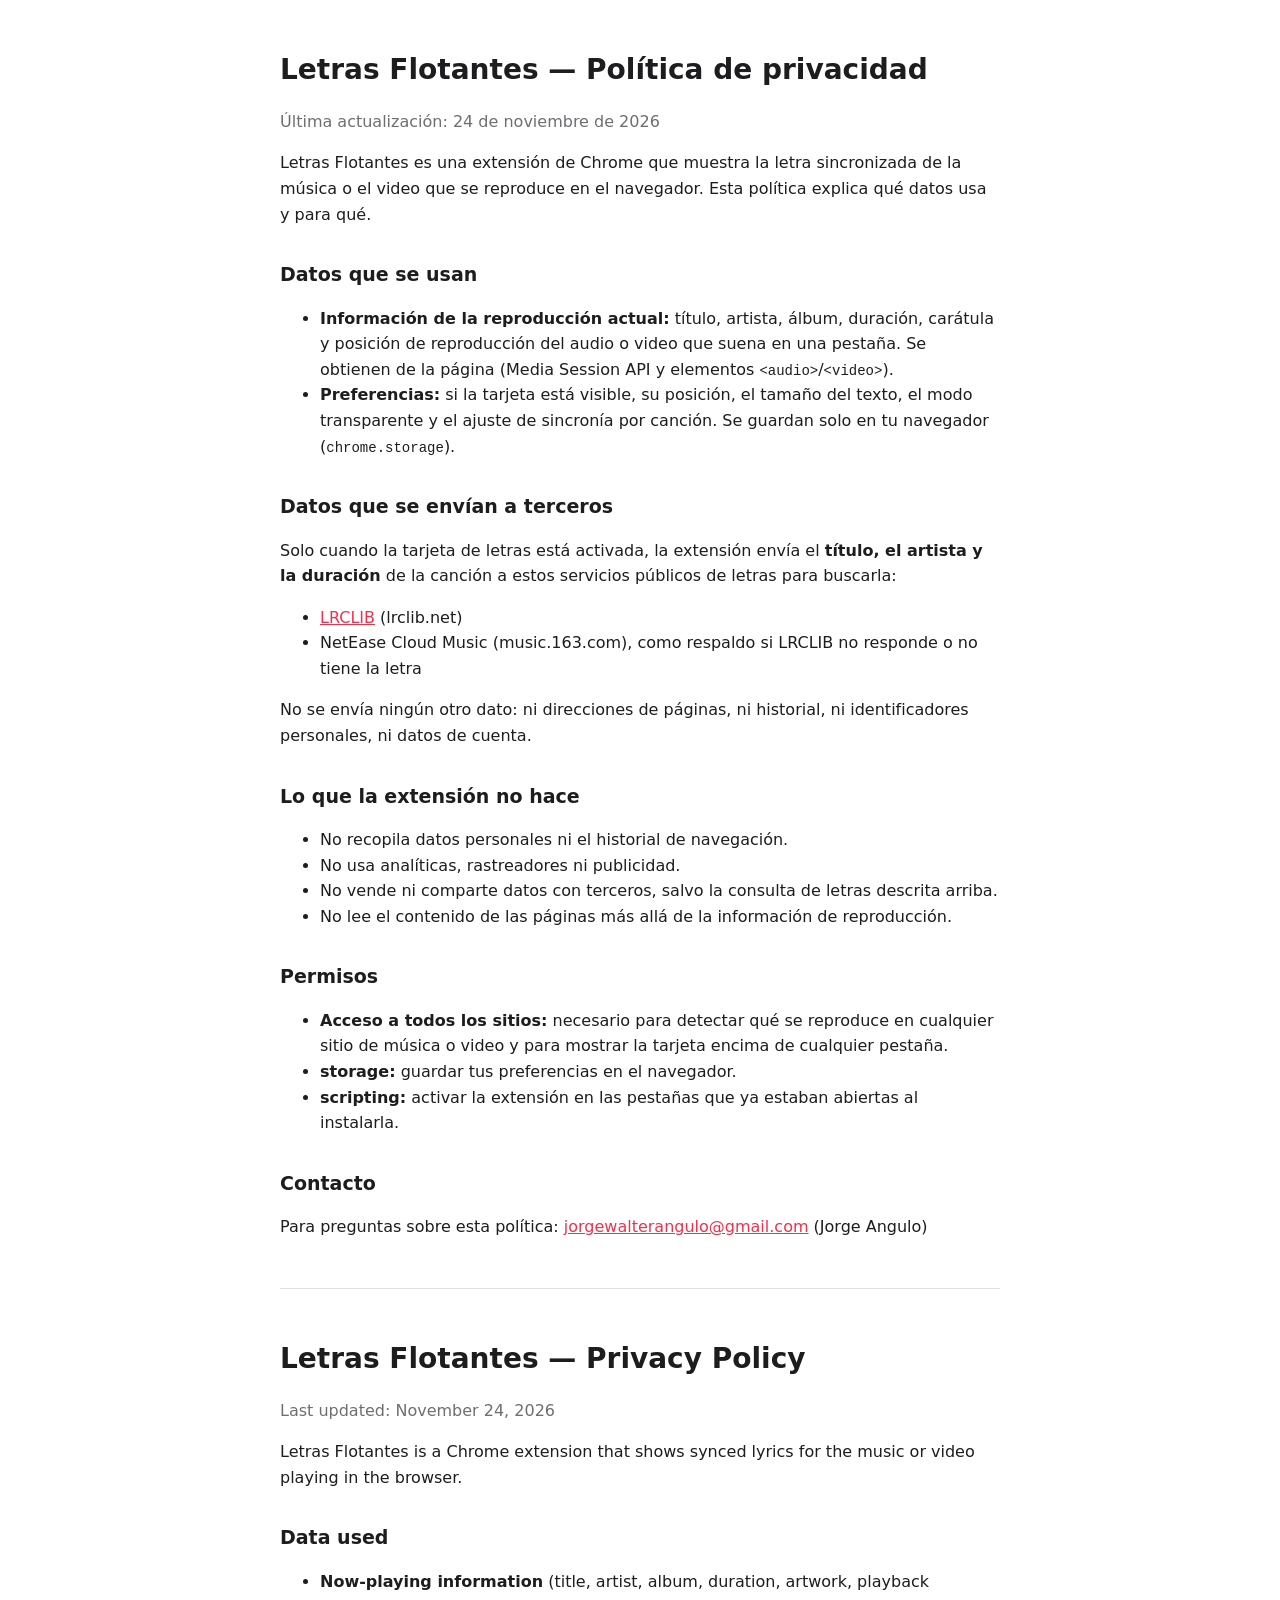
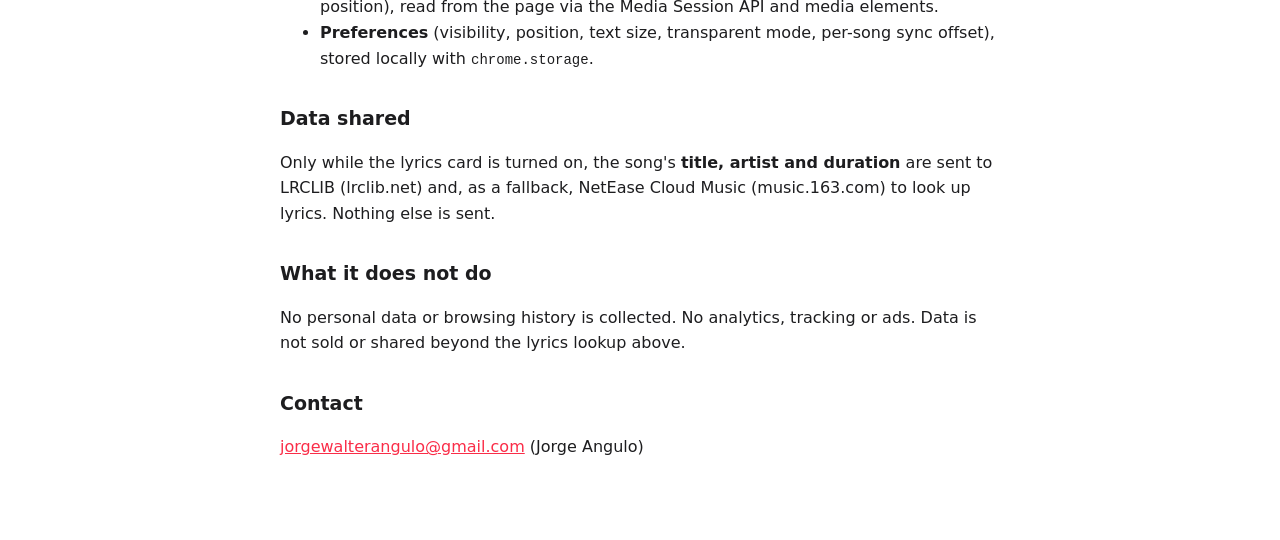
<file: docs/index.html>
<!doctype html>
<html lang="es">
<head>
<meta charset="utf-8">
<meta name="viewport" content="width=device-width, initial-scale=1">
<title>Letras Flotantes — Política de privacidad</title>
<style>
  :root { --bg: #ffffff; --fg: #1d1d1f; --muted: #6e6e73; --accent: #fa2d48; }
  @media (prefers-color-scheme: dark) { :root { --bg: #111114; --fg: #f5f5f7; --muted: #a1a1a6; } }
  body { margin: 0; background: var(--bg); color: var(--fg); font: 16px/1.6 system-ui, -apple-system, "Segoe UI", sans-serif; }
  main { max-width: 720px; margin: 0 auto; padding: 48px 16px 64px; }
  h1 { font-size: 28px; margin: 0 0 4px; }
  h2 { font-size: 19px; margin: 32px 0 8px; }
  .muted { color: var(--muted); }
  hr { border: 0; border-top: 1px solid rgba(128,128,128,.25); margin: 48px 0; }
  code { font-size: 14px; }
  a { color: var(--accent); }
</style>
</head>
<body>
<main>
<h1>Letras Flotantes — Política de privacidad</h1>
<p class="muted">Última actualización: 24 de noviembre de 2026</p>

<p>Letras Flotantes es una extensión de Chrome que muestra la letra sincronizada de la música o el video que se reproduce en el navegador. Esta política explica qué datos usa y para qué.</p>

<h2>Datos que se usan</h2>
<ul>
  <li><strong>Información de la reproducción actual:</strong> título, artista, álbum, duración, carátula y posición de reproducción del audio o video que suena en una pestaña. Se obtienen de la página (Media Session API y elementos <code>&lt;audio&gt;</code>/<code>&lt;video&gt;</code>).</li>
  <li><strong>Preferencias:</strong> si la tarjeta está visible, su posición, el tamaño del texto, el modo transparente y el ajuste de sincronía por canción. Se guardan solo en tu navegador (<code>chrome.storage</code>).</li>
</ul>

<h2>Datos que se envían a terceros</h2>
<p>Solo cuando la tarjeta de letras está activada, la extensión envía el <strong>título, el artista y la duración</strong> de la canción a estos servicios públicos de letras para buscarla:</p>
<ul>
  <li><a href="https://lrclib.net">LRCLIB</a> (lrclib.net)</li>
  <li>NetEase Cloud Music (music.163.com), como respaldo si LRCLIB no responde o no tiene la letra</li>
</ul>
<p>No se envía ningún otro dato: ni direcciones de páginas, ni historial, ni identificadores personales, ni datos de cuenta.</p>

<h2>Lo que la extensión no hace</h2>
<ul>
  <li>No recopila datos personales ni el historial de navegación.</li>
  <li>No usa analíticas, rastreadores ni publicidad.</li>
  <li>No vende ni comparte datos con terceros, salvo la consulta de letras descrita arriba.</li>
  <li>No lee el contenido de las páginas más allá de la información de reproducción.</li>
</ul>

<h2>Permisos</h2>
<ul>
  <li><strong>Acceso a todos los sitios:</strong> necesario para detectar qué se reproduce en cualquier sitio de música o video y para mostrar la tarjeta encima de cualquier pestaña.</li>
  <li><strong>storage:</strong> guardar tus preferencias en el navegador.</li>
  <li><strong>scripting:</strong> activar la extensión en las pestañas que ya estaban abiertas al instalarla.</li>
</ul>

<h2>Contacto</h2>
<p>Para preguntas sobre esta política: <a href="mailto:jorgewalterangulo@gmail.com">jorgewalterangulo@gmail.com</a> (Jorge Angulo)</p>

<hr>

<h1>Letras Flotantes — Privacy Policy</h1>
<p class="muted">Last updated: November 24, 2026</p>
<p>Letras Flotantes is a Chrome extension that shows synced lyrics for the music or video playing in the browser.</p>
<h2>Data used</h2>
<ul>
  <li><strong>Now-playing information</strong> (title, artist, album, duration, artwork, playback position), read from the page via the Media Session API and media elements.</li>
  <li><strong>Preferences</strong> (visibility, position, text size, transparent mode, per-song sync offset), stored locally with <code>chrome.storage</code>.</li>
</ul>
<h2>Data shared</h2>
<p>Only while the lyrics card is turned on, the song's <strong>title, artist and duration</strong> are sent to LRCLIB (lrclib.net) and, as a fallback, NetEase Cloud Music (music.163.com) to look up lyrics. Nothing else is sent.</p>
<h2>What it does not do</h2>
<p>No personal data or browsing history is collected. No analytics, tracking or ads. Data is not sold or shared beyond the lyrics lookup above.</p>
<h2>Contact</h2>
<p><a href="mailto:jorgewalterangulo@gmail.com">jorgewalterangulo@gmail.com</a> (Jorge Angulo)</p>
</main>
</body>
</html>
</file>
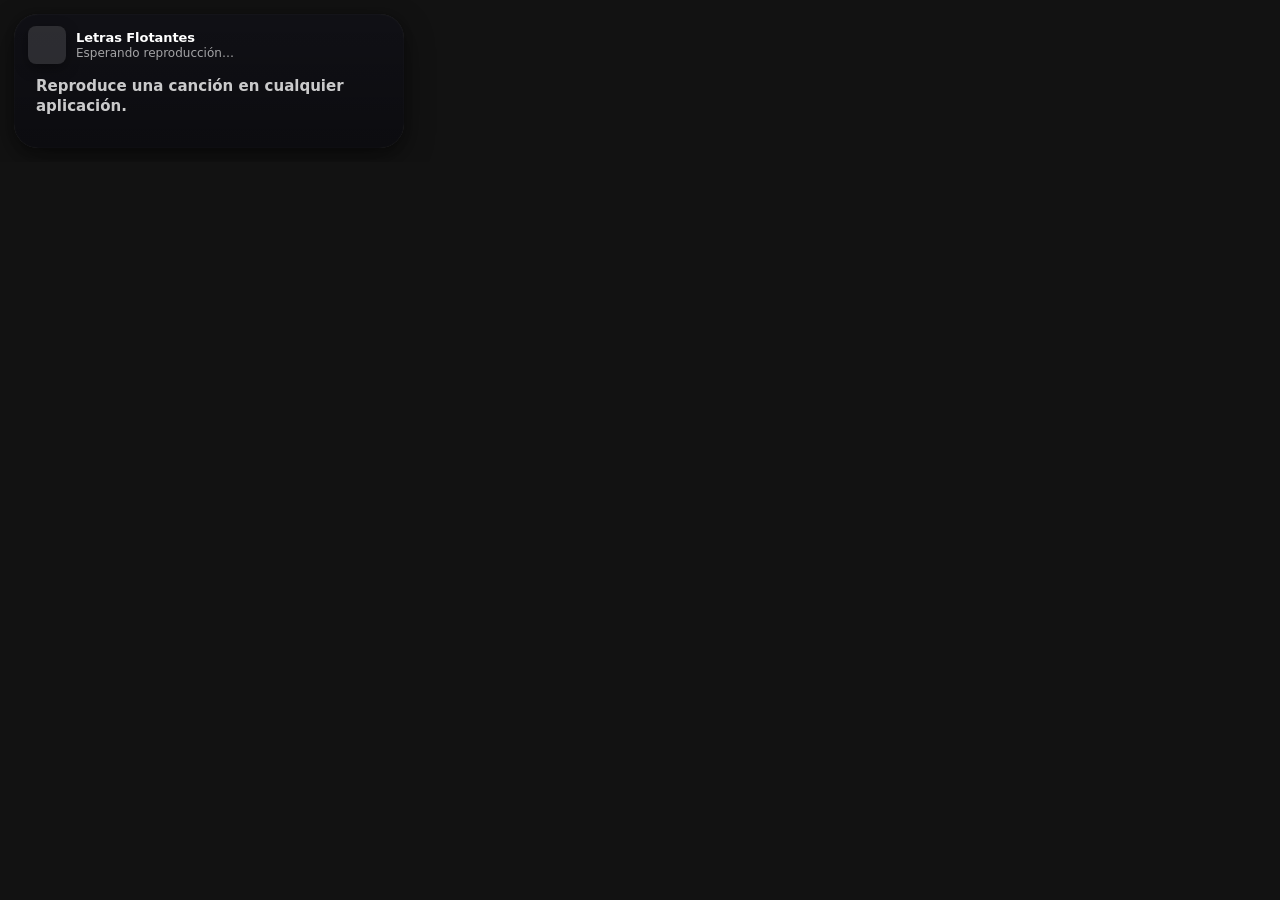
<file: windows-app/web/index.html>
<!doctype html>
<html lang="es">
<head>
<meta charset="utf-8">
<title>Letras Flotantes</title>
<link rel="stylesheet" href="app.css">
</head>
<body>
<div class="card" id="card">
  <div class="backdrop"><div class="tint"></div><div class="bg" id="bg"></div><div class="shade"></div></div>
  <div class="head" id="head">
    <div class="art" id="art"></div>
    <div class="meta"><div class="title" id="title">Letras Flotantes</div><div class="artist" id="artist">Esperando reproducción…</div></div>
    <div class="ctrls" id="ctrls">
      <button data-act="minus" title="Retrasar letra 0.5 s">−</button>
      <span class="off" id="off" title="Ajuste de sincronía para esta canción">0.0 s</span>
      <button data-act="plus" title="Adelantar letra 0.5 s">+</button>
      <button data-act="size" title="Tamaño del texto">Aa</button>
      <button data-act="ghost" id="ghostBtn" title="Modo transparente">◐</button>
    </div>
  </div>
  <div class="viewport" id="viewport"><div class="lines" id="lines"></div></div>
  <div class="status" id="status"></div>
  <div class="fail" id="fail"><div class="detail" id="detail"></div><button class="retry" id="retry">Reintentar</button></div>
  <div class="progress hidden" id="progress"><div class="bar" id="bar"></div></div>
</div>
<script src="lyrics.js"></script>
<script src="app.js"></script>
</body>
</html>
</file>
<file: windows-app/web/app.css>
/* Misma tarjeta que la extensión de Chrome, ocupando toda la ventana (que es transparente). */
:root { color-scheme: dark; }
* { box-sizing: border-box; }
html, body { margin: 0; background: transparent; overflow: hidden; }
body { padding: 14px; } /* margen para la sombra de la tarjeta */

.card {
  --fs: 26px; --w: 390px;
  position: relative;
  width: var(--w);
  color: #fff;
  font-family: "Segoe UI Variable Display", "Segoe UI", system-ui, sans-serif;
  -webkit-font-smoothing: antialiased;
  border-radius: 24px; overflow: hidden; isolation: isolate;
  box-shadow: 0 10px 30px rgba(0,0,0,.40), 0 2px 8px rgba(0,0,0,.25), inset 0 0 0 1px rgba(255,255,255,.09);
  user-select: none;
  animation: lf-in .55s cubic-bezier(.2,.9,.25,1);
  transition: box-shadow .9s ease;
}
@keyframes lf-in { from { opacity: 0; transform: translateY(-10px) scale(.96); } }

/* Capa de fondo: color oscuro + colores de la carátula + sombreado. Sin el desenfoque del
   navegador, el color de fondo es algo más opaco que en la extensión para que se lea bien. */
.backdrop {
  position: absolute; inset: 0; z-index: -1; overflow: hidden; border-radius: 24px;
  filter: blur(0px);
  transition: inset .9s ease, border-radius .9s ease, filter .9s ease;
}
.tint { position: absolute; inset: 0; background: rgb(20, 20, 28); opacity: .82; transition: opacity .9s ease; }
.bg {
  position: absolute; inset: -45%;
  background-size: cover; background-position: center;
  filter: blur(48px) saturate(1.9) brightness(.75);
  opacity: 0; transition: opacity 1.2s ease;
  animation: lf-spin 38s linear infinite;
}
.bg.on { opacity: .9; }
.shade { position: absolute; inset: 0; background: linear-gradient(180deg, rgba(0,0,0,.12), rgba(0,0,0,.38)); transition: opacity .9s ease; }
@keyframes lf-spin { to { transform: rotate(360deg) scale(1.1); } }

/* Modo transparente: fondo al 40 % con bordes difuminados y redondeados, sin barra de tiempo;
   la letra y la cabecera al 80 %. Al pasar el mouse vuelve despacio a la normalidad. */
.head, .viewport, .progress, .status, .fail { transition: opacity .9s ease, filter .9s ease, height .6s cubic-bezier(.2,.9,.25,1), margin .25s ease; }
.card.ghost:not(:hover) { box-shadow: 0 10px 30px rgba(0,0,0,0), 0 2px 8px rgba(0,0,0,0), inset 0 0 0 1px rgba(255,255,255,0); }
.card.ghost:not(:hover) .backdrop { inset: 20px; border-radius: 34px; filter: blur(11px); }
.card.ghost:not(:hover) .tint { opacity: calc(.58 * .4); }
.card.ghost:not(:hover) .bg.on { opacity: calc(.95 * .4); }
.card.ghost:not(:hover) .shade { opacity: .4; }
.card.ghost:not(:hover) .progress { opacity: 0; }
.card.ghost:not(:hover) :is(.head, .viewport, .status, .fail) { opacity: .8; filter: drop-shadow(0 1px 2px rgba(0,0,0,.55)); }
.card.ghost:not(:hover) .line.next { opacity: .72; }

.head { position: relative; display: flex; align-items: center; gap: 10px; padding: 12px 12px 2px 14px; cursor: grab; }
.head:active { cursor: grabbing; }
.art { width: 38px; height: 38px; flex: none; border-radius: 8px; background: rgba(255,255,255,.12) center / cover no-repeat; box-shadow: 0 4px 14px rgba(0,0,0,.35); }
.meta { min-width: 0; flex: 1; }
.title, .artist { white-space: nowrap; overflow: hidden; text-overflow: ellipsis; }
.title { font-size: 13px; font-weight: 650; letter-spacing: -.005em; }
.artist { font-size: 12px; opacity: .62; margin-top: 1px; }

/* Controles: flotan sobre la cabecera y aparecen al pasar el mouse. */
.ctrls {
  position: absolute; right: 10px; top: 50%; transform: translateY(-40%);
  display: flex; align-items: center; gap: 1px; padding: 2px 4px; border-radius: 999px;
  background: rgba(28, 28, 36, .9); box-shadow: 0 4px 14px rgba(0,0,0,.3);
  opacity: 0; pointer-events: none; transition: opacity .25s ease;
}
.card:hover .ctrls { opacity: 1; pointer-events: auto; }
button {
  all: unset; cursor: pointer; width: 26px; height: 26px; border-radius: 50%;
  display: grid; place-items: center; font: 600 12px/1 "Segoe UI", system-ui, sans-serif; color: rgba(255,255,255,.88);
  transition: background .2s ease;
}
button:hover { background: rgba(255,255,255,.16); }
button.on { background: rgba(255,255,255,.22); }
.off { font: 600 10.5px/1 "Segoe UI", system-ui, sans-serif; opacity: .7; min-width: 34px; text-align: center; font-variant-numeric: tabular-nums; }

.viewport {
  position: relative; overflow: hidden; height: 110px; padding: 0 22px;
  transition: height .6s cubic-bezier(.2,.9,.25,1), opacity .4s ease;
  -webkit-mask-image: linear-gradient(to bottom, transparent 0, #000 6px, #000 calc(100% - 12px), transparent 100%);
          mask-image: linear-gradient(to bottom, transparent 0, #000 6px, #000 calc(100% - 12px), transparent 100%);
}
.card.paused .viewport { opacity: .62; }
.lines { --y: 0px; position: relative; }
.line {
  font-size: var(--fs); line-height: 1.2; font-weight: 700; letter-spacing: -.012em;
  padding: 6px 0; overflow-wrap: anywhere; cursor: pointer;
  transform-origin: left center;
  transform: translate3d(0, calc(var(--y) * -1), 0) scale(.955);
  opacity: .22;
  filter: blur(var(--blur, 0px)) drop-shadow(0 0 var(--glow, 0px) rgba(255,255,255,.35));
  transition: transform .85s cubic-bezier(.19,.86,.24,1) var(--delay, 0ms), opacity .55s ease, filter .55s ease;
  will-change: transform;
}
.line.past { opacity: .16; }
.line.next { opacity: .48; }
.line.active { opacity: 1; --glow: 10px; transform: translate3d(0, calc(var(--y) * -1), 0) scale(1); }
.line:not(.active):hover { opacity: .7; --blur: 0px !important; }
.w { color: #fff; }
.line.active .w {
  display: inline-block; color: transparent;
  background: linear-gradient(90deg, #fff calc(var(--wp, 0) * 125% - 25%), rgba(255,255,255,.38) calc(var(--wp, 0) * 125%));
  -webkit-background-clip: text; background-clip: text;
  transform: translateY(calc(var(--wp, 0) * -1.5px));
  transition: transform .3s ease;
}
.line.gap { padding: 14px 0 12px; }
.dots { display: flex; gap: 8px; transform-origin: left center; animation: lf-breathe 2.6s ease-in-out infinite; transition: transform .45s ease, opacity .45s ease; }
.dot { width: calc(var(--fs) * .36); height: calc(var(--fs) * .36); border-radius: 50%; background: #fff; opacity: calc(.28 + .72 * var(--d, 0)); }
.line.gap.ending .dots { transform: scale(1.25); opacity: 0; animation: none; }
@keyframes lf-breathe { 50% { transform: scale(1.12); } }

.lines.plain .line { transform: none; opacity: .85; filter: none; font-size: calc(var(--fs) * .66); font-weight: 650; padding: 3px 0; cursor: default; }
.viewport.plain { height: 230px !important; overflow-y: auto; scrollbar-width: none; padding-top: 8px; -webkit-mask-image: linear-gradient(to bottom, #000 calc(100% - 24px), transparent); mask-image: linear-gradient(to bottom, #000 calc(100% - 24px), transparent); }
.note { font: 600 11px/1.4 "Segoe UI", system-ui, sans-serif; opacity: .55; text-transform: uppercase; letter-spacing: .06em; margin-bottom: 6px; }

.status { padding: 10px 22px 14px; font-size: 15px; font-weight: 650; opacity: .78; line-height: 1.35; }
.status:empty { display: none; }
.status.loading { animation: lf-pulse 1.4s ease-in-out infinite; }
@keyframes lf-pulse { 50% { opacity: .4; } }
.fail { display: none; align-items: center; gap: 10px; padding: 0 22px 14px; margin-top: -6px; }
.fail.on { display: flex; }
.detail { flex: 1; min-width: 0; font: 500 11px/1.4 "Segoe UI", system-ui, sans-serif; opacity: .55; user-select: text; }
.retry { width: auto; height: auto; padding: 6px 12px; border-radius: 999px; background: rgba(255,255,255,.16); white-space: nowrap; }
.retry:hover { background: rgba(255,255,255,.26); }

.progress { height: 3px; margin: 2px 16px 12px; border-radius: 3px; background: rgba(255,255,255,.16); overflow: hidden; }
.progress.hidden { visibility: hidden; }
.bar { height: 100%; transform-origin: left; transform: scaleX(var(--p, 0)); background: rgba(255,255,255,.85); border-radius: 3px; }
</file>
